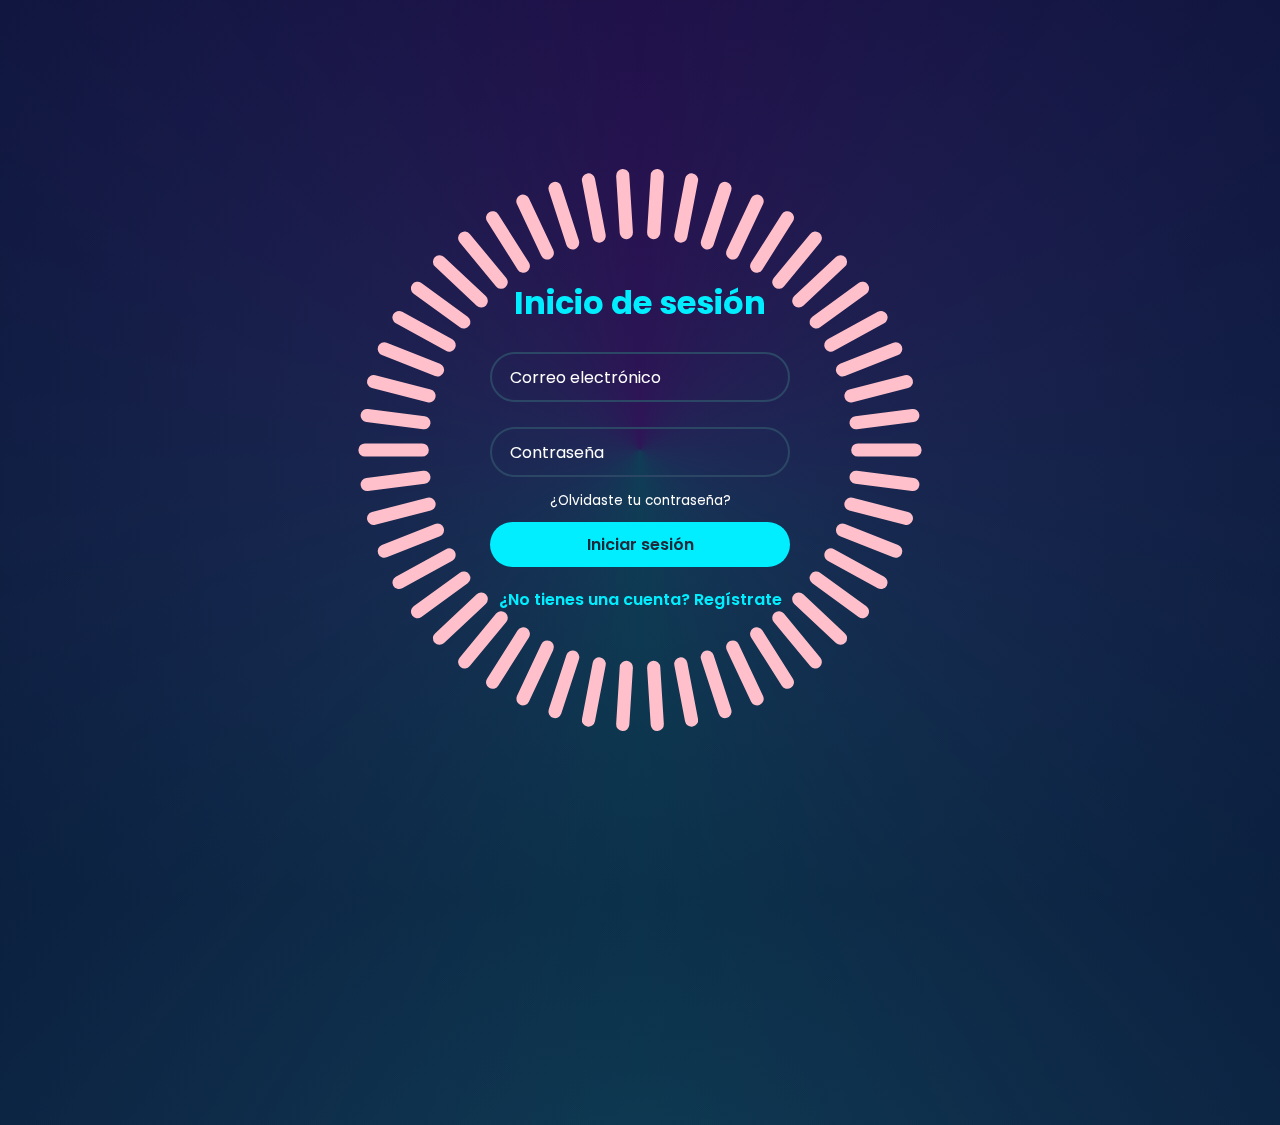
<file: index.html>
<!DOCTYPE html>
<html lang="en">
<!-- Indica que el documento es HTML5 y el idioma es inglés -->
<head>
    <!-- Inicio de la sección de cabecera del documento -->
    <meta charset="UTF-8">
    <!-- Define la codificación de caracteres como UTF-8, lo que ayuda a evitar problemas de compatibilidad y asegura la correcta visualización de caracteres especiales -->
    <meta http-equiv="X-UA-Compatible" content="IE=edge">
    <!-- Asegura que el navegador use la última versión del motor de renderizado -->
    <meta name="viewport" content="width=device-width, initial-scale=1.0">
    <!-- Establece el viewport para que el contenido se ajuste al ancho de la pantalla, mejorando la adaptabilidad en dispositivos móviles -->
    <title>Inicio de sesión</title>
    <!-- Define el título de la página, que aparece en la pestaña del navegador -->
    <link rel="stylesheet" href="estilos.css">
    <!-- Enlaza una hoja de estilo externa llamada 'estilos.css' para aplicar estilos a la página -->
</head>
<body>
    <!-- Inicio del cuerpo del documento -->
    <div class="container">
        <!-- Contenedor principal para el contenido de la página -->
        <div class="login-box">
            <!-- Caja para el formulario de inicio de sesión -->
            <h2>Inicio de sesión</h2>
            <!-- Título de la caja de inicio de sesión -->
            <form action="#">
                <!-- Inicio del formulario; el atributo 'action' es un marcador de posición -->
                <div class="input-box">
                    <!-- Caja para el primer campo de entrada del formulario -->
                    <input type="email" required>
                    <!-- Campo de entrada para el correo electrónico; el atributo 'required' hace que el campo sea obligatorio -->
                    <label>Correo electrónico</label>
                    <!-- Etiqueta para el campo de correo electrónico -->
                </div>
                <div class="input-box">
                    <!-- Caja para el segundo campo de entrada -->
                    <input type="password" required>
                    <!-- Campo de entrada para la contraseña; el atributo 'required' hace que el campo sea obligatorio -->
                    <label>Contraseña</label>
                    <!-- Etiqueta para el campo de contraseña -->
                </div>
                <div class="forgot-pass">
                    <!-- Sección para el enlace de recuperación de contraseña -->
                    <a href="#">¿Olvidaste tu contraseña?</a>
                    <!-- Enlace para recuperar la contraseña; el href="#" es un marcador de posición -->
                </div>
                <button type="submit" class="btn">Iniciar sesión</button>
                <!-- Botón para enviar el formulario; el atributo 'type="submit"' envía el formulario -->
                <div class="signup-link">
                    <!-- Sección para el enlace de registro -->
                    <a href="registro.html">¿No tienes una cuenta? Regístrate</a>
                    <!-- Enlace para la página de registro; redirige a 'registro.html' -->
                </div>
            </form>
        </div>

        <!-- Estos <span> se usan para crear un efecto visual de un círculo giratorio -->
        <!-- Cada <span> tiene una variable CSS personalizada --i que se usa en el CSS para animaciones -->
        <!-- El primer <span> con --i:0 es el más bajo en la animación -->
        <!-- Cada siguiente <span> incrementa el valor de --i para variar el efecto visual -->
        <!-- Estos valores de --i se utilizan en el CSS para aplicar diferentes tiempos o fases de la animación -->
        <!-- El efecto giratorio se logra mediante CSS que usa estos valores para posicionar y animar los <span> -->
        <span style="--i:0;"></span>
        <span style="--i:1;"></span>
        <span style="--i:2;"></span>
        <span style="--i:3;"></span>
        <span style="--i:4;"></span>
        <span style="--i:5;"></span>
        <span style="--i:6;"></span>
        <span style="--i:7;"></span>
        <span style="--i:8;"></span>
        <span style="--i:9;"></span>
        <span style="--i:10;"></span>
        <span style="--i:11;"></span>
        <span style="--i:12;"></span>
        <span style="--i:13;"></span>
        <span style="--i:14;"></span>
        <span style="--i:15;"></span>
        <span style="--i:16;"></span>
        <span style="--i:17;"></span>
        <span style="--i:18;"></span>
        <span style="--i:19;"></span>
        <span style="--i:20;"></span>
        <span style="--i:21;"></span>
        <span style="--i:22;"></span>
        <span style="--i:23;"></span>
        <span style="--i:24;"></span>
        <span style="--i:25;"></span>
        <span style="--i:26;"></span>
        <span style="--i:27;"></span>
        <span style="--i:28;"></span>
        <span style="--i:29;"></span>
        <span style="--i:30;"></span>
        <span style="--i:31;"></span>
        <span style="--i:32;"></span>
        <span style="--i:33;"></span>
        <span style="--i:34;"></span>
        <span style="--i:35;"></span>
        <span style="--i:36;"></span>
        <span style="--i:37;"></span>
        <span style="--i:38;"></span>
        <span style="--i:39;"></span>
        <span style="--i:40;"></span>
        <span style="--i:41;"></span>
        <span style="--i:42;"></span>
        <span style="--i:43;"></span>
        <span style="--i:44;"></span>
        <span style="--i:45;"></span>
        <span style="--i:46;"></span>
        <span style="--i:47;"></span>
        <span style="--i:48;"></span>
        <span style="--i:49;"></span>
        <!-- Estos <span> se usan para efectos visuales o animaciones -->
    </div>
</body>
</html>
</file>
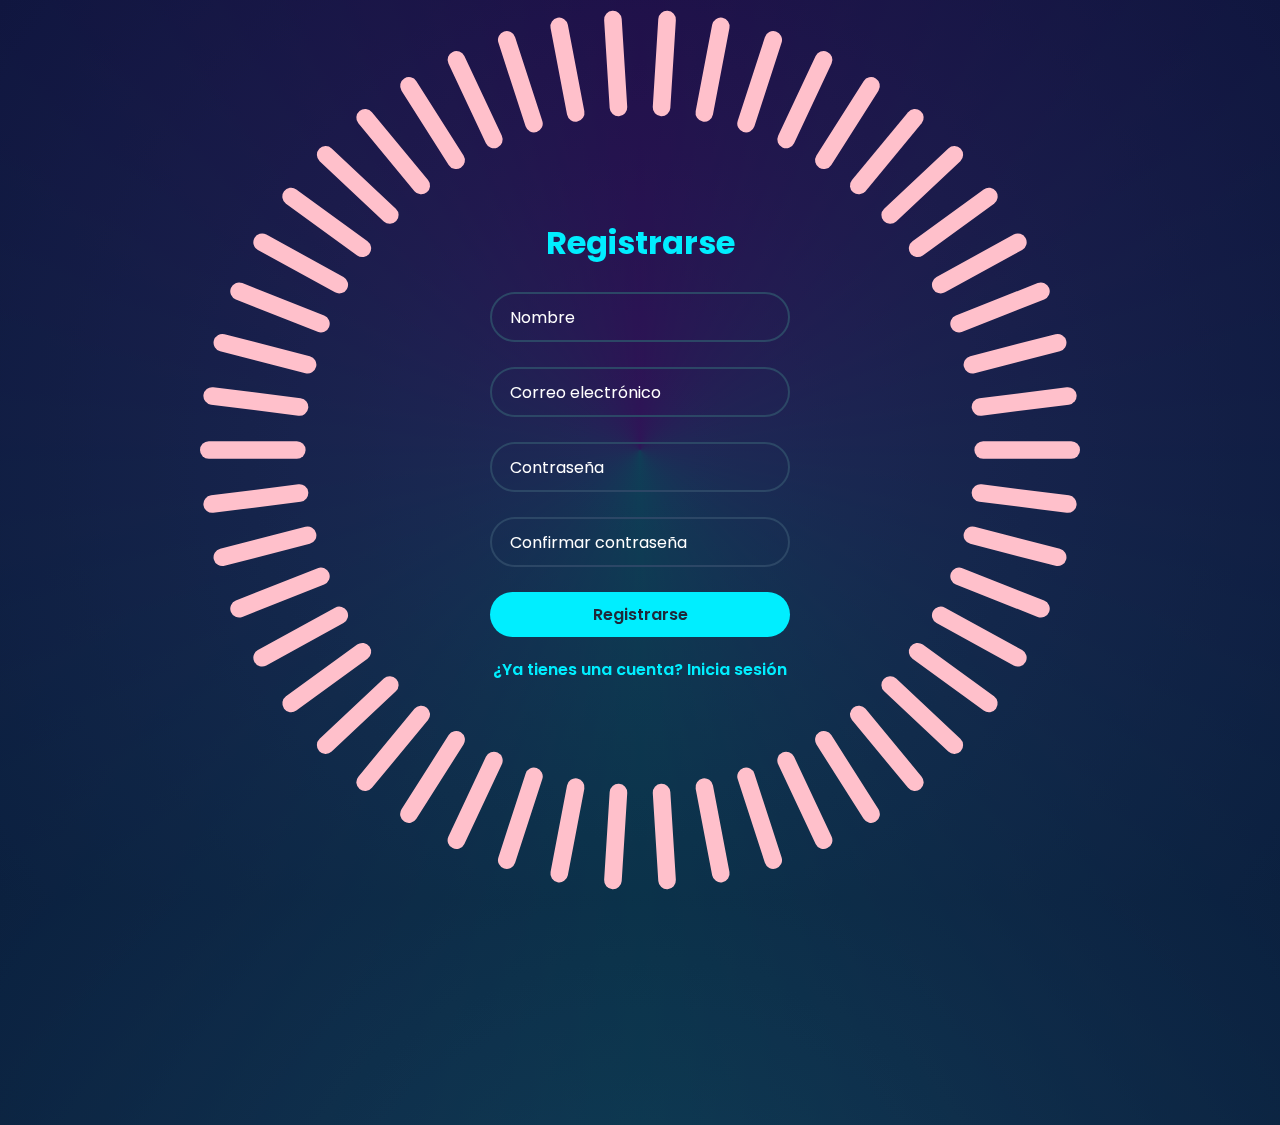
<file: registro.html>
<!DOCTYPE html>
<!-- Indica que el documento es HTML5 -->
<html lang="en">
<!-- Establece que el idioma del documento es inglés -->
<head>
    <!-- Inicio de la sección de cabecera del documento -->
    <meta charset="UTF-8">
    <!-- Define la codificación de caracteres como UTF-8, lo que ayuda a evitar problemas de compatibilidad y asegura la correcta visualización de caracteres especiales -->
    <meta http-equiv="X-UA-Compatible" content="IE=edge">
    <!-- Asegura que el navegador use la última versión del motor de renderizado, proporcionando una mejor compatibilidad y rendimiento -->
    <meta name="viewport" content="width=device-width, initial-scale=1.0">
    <!-- Establece el viewport para que el contenido se ajuste al ancho de la pantalla, mejorando la adaptabilidad en dispositivos móviles -->
    <title>Registro</title>
    <!-- Define el título de la página, que aparece en la pestaña del navegador -->
    <link rel="stylesheet" href="estilosregistro.css">
    <!-- Enlaza una hoja de estilo externa llamada 'estilosregistro.css' para aplicar estilos a la página -->
</head>
<body>
    <!-- Inicio del cuerpo del documento -->
    <div class="container">
        <!-- Contenedor principal para el contenido de la página -->
        <div class="signup-box">
            <!-- Caja para el formulario de registro -->
            <h2>Registrarse</h2>
            <!-- Título de la caja de registro -->
            <form action="#">
                <!-- Inicio del formulario; el atributo 'action' es un marcador de posición -->
                <div class="input-box">
                    <!-- Caja para el primer campo de entrada del formulario -->
                    <input type="text" required>
                    <!-- Campo de entrada para el nombre de usuario; el atributo 'required' hace que el campo sea obligatorio -->
                    <label>Nombre</label>
                    <!-- Etiqueta para el campo de nombre de usuario -->
                </div>
                <div class="input-box">
                    <!-- Caja para el segundo campo de entrada -->
                    <input type="email" required>
                    <!-- Campo de entrada para el correo electrónico; el atributo 'required' hace que el campo sea obligatorio -->
                    <label>Correo electrónico</label>
                    <!-- Etiqueta para el campo de correo electrónico -->
                </div>
                <div class="input-box">
                    <!-- Caja para el tercer campo de entrada -->
                    <input type="password" required>
                    <!-- Campo de entrada para la contraseña; el atributo 'required' hace que el campo sea obligatorio -->
                    <label>Contraseña</label>
                    <!-- Etiqueta para el campo de contraseña -->
                </div>
                <div class="input-box">
                    <!-- Caja para el cuarto campo de entrada -->
                    <input type="password" required>
                    <!-- Campo de entrada para confirmar la contraseña; el atributo 'required' hace que el campo sea obligatorio -->
                    <label>Confirmar contraseña</label>
                    <!-- Etiqueta para el campo de confirmación de contraseña -->
                </div>
                <button type="submit" class="btn">Registrarse</button>
                <!-- Botón para enviar el formulario; el atributo 'type="submit"' envía el formulario -->
                <div class="login-link">
                    <!-- Sección para el enlace de inicio de sesión -->
                    <a href="index.html">¿Ya tienes una cuenta? Inicia sesión</a>
                    <!-- Enlace para la página de inicio de sesión; redirige a 'logindos.html' -->
                </div>
            </form>
        </div>

        <!-- Estos <span> se usan para crear un efecto visual de un círculo giratorio -->
        <!-- Cada <span> tiene una variable CSS personalizada --i que se usa en el CSS para animaciones -->
        <!-- El primer <span> con --i:0 es el más bajo en la animación -->
        <!-- Cada siguiente <span> incrementa el valor de --i para variar el efecto visual -->
        <!-- Estos valores de --i se utilizan en el CSS para aplicar diferentes tiempos o fases de la animación -->
        <!-- El efecto giratorio se logra mediante CSS que usa estos valores para posicionar y animar los <span> -->
        <span style="--i:0;"></span>
        <span style="--i:1;"></span>
        <span style="--i:2;"></span>
        <span style="--i:3;"></span>
        <span style="--i:4;"></span>
        <span style="--i:5;"></span>
        <span style="--i:6;"></span>
        <span style="--i:7;"></span>
        <span style="--i:8;"></span>
        <span style="--i:9;"></span>
        <span style="--i:10;"></span>
        <span style="--i:11;"></span>
        <span style="--i:12;"></span>
        <span style="--i:13;"></span>
        <span style="--i:14;"></span>
        <span style="--i:15;"></span>
        <span style="--i:16;"></span>
        <span style="--i:17;"></span>
        <span style="--i:18;"></span>
        <span style="--i:19;"></span>
        <span style="--i:20;"></span>
        <span style="--i:21;"></span>
        <span style="--i:22;"></span>
        <span style="--i:23;"></span>
        <span style="--i:24;"></span>
        <span style="--i:25;"></span>
        <span style="--i:26;"></span>
        <span style="--i:27;"></span>
        <span style="--i:28;"></span>
        <span style="--i:29;"></span>
        <span style="--i:30;"></span>
        <span style="--i:31;"></span>
        <span style="--i:32;"></span>
        <span style="--i:33;"></span>
        <span style="--i:34;"></span>
        <span style="--i:35;"></span>
        <span style="--i:36;"></span>
        <span style="--i:37;"></span>
        <span style="--i:38;"></span>
        <span style="--i:39;"></span>
        <span style="--i:40;"></span>
        <span style="--i:41;"></span>
        <span style="--i:42;"></span>
        <span style="--i:43;"></span>
        <span style="--i:44;"></span>
        <span style="--i:45;"></span>
        <span style="--i:46;"></span>
        <span style="--i:47;"></span>
        <span style="--i:48;"></span>
        <span style="--i:49;"></span>
        <!-- Estos <span> se usan para efectos visuales o animaciones -->
    </div>
</body>
</html>
</file>
<file: estilos.css>
@import url('https://fonts.googleapis.com/css2?family=Poppins:wght@300;400;500;600;700;800;900&display=swap');
/* Importa la fuente 'Poppins' desde la pagina de Google Fonts para usar en la página */

* {
    margin: 0; /* Elimina el margen exterior de todos los elementos */
    padding: 0; /* Elimina el relleno interior de todos los elementos */
    box-sizing: border-box; /* Incluye borde y relleno en el tamaño total del elemento */
    font-family: 'Poppins', sans-serif; /* Usa la fuente 'Poppins' para todo el texto */
}

body {
    display: flex; /* Usa el modelo flexbox para alinear todo el contenido */
    justify-content: center; /* Centra el contenido horizontalmente */
    align-items: center; /* Centra el contenido verticalmente */
    min-height: 100vh; /* Asegura que el cuerpo tenga mas o menos la altura completa de la ventana */
    background: radial-gradient(circle at center, #1f293a, #0d1b2a); /* Aplica un degradado radial oscuro como fondo */
    position: relative; /* Pone al cuerpo como referencia para colocar otros elementos */
    overflow: hidden; /* Oculta cualquier parte del contenido que sobresale del cuerpo  */
}

body::after {
    content: ''; /* Crea un elemento invisible, o sea el circulo para agregarle estilos */
    position: absolute; /* Coloca el circulo en una posición específica, sin afectar otros elementos */
    width: 150%; /* Hace que el circulo sea 50% más grande que su contenedor */
    height: 150%; /* Aumenta la altura del circulo */
    background: conic-gradient(from 0deg, rgba(255, 0, 255, 0.5), rgba(0, 255, 255, 0.5), rgba(255, 0, 255, 0.5)); /* Crea un degradado cónico con colores brillantes y semi-transparentes */
    animation: spinNeon 6s linear infinite; /* Aplica una animación llamada spinNeon que gira el degradado durante 6 segundos y se repite infinitamente */
    mix-blend-mode: overlay; /* Cambia cómo se mezcla el circulo con el fondo para un efecto visual más dinámico */
}

@keyframes spinNeon {
    0% {
        transform: rotate(0deg); /* Al inicio de la animación, no hay rotación */
    }
    100% {
        transform: rotate(360deg); /* Al final de la animación, el elemento invisible o sea el circulo ha girado 360 grados */
    }
}

.container {
    position: relative; /* Permite posicionar elementos hijos de manera absoluta dentro del contenedor */
    width: 256px; /* Define el ancho del contenedor */
    height: 256px; /* Define la altura del contenedor */
    display: flex; /* Usa flexbox para alinear los elementos dentro del contenedor */
    justify-content: center; /* Centra los elementos horizontalmente */
    align-items: center; /* Centra los elementos verticalmente */
    z-index: 1; /* Asegura que el contenedor esté por encima de otros elementos con un índice z menor */
}

.container span {
    position: absolute; /* Posiciona el span de manera absoluta dentro del contenedor */
    left: 0; /* Alinea el span al borde izquierdo del contenedor */
    width: 32px; /* Define el ancho del span */
    height: 6px; /* Define la altura del span */
    background: pink; /* Establece el color de fondo inicial rosa */
    border-radius: 8px; /* Redondea las esquinas del span */
    transform-origin: 128px; /* Define el punto de origen para la rotación del span */
    transform: scale(2.2) rotate(calc(var(--i) * (360deg / 50))); /* Escala el span y lo rota en función de una variable --i */
    animation: animateColors 3s linear infinite; /* Aplica una animación llamada animateColors que dura 3 segundos y se repite infinitamente */
    animation-delay: calc(var(--i) * (3s / 50)); /* Retrasa el inicio de la animación en función de la variable --i */
}

@keyframes animateColors {
    0% {
        background: pink; /* Al inicio de la animación, el color de fondo es rosa */
    }
    20% {
        background: blue; /* A los 20%, el color cambia a azul */
    }
    40% {
        background: purple; /* A los 40%, el color cambia a morado */
    }
    60% {
        background: yellow; /* A los 60%, el color cambia a amarillo */
    }
    80% {
        background: aqua; /* A los 80%, el color cambia a aqua */
    }
    100% {
        background: pink; /* Al final de la animación, el color vuelve a rosa */
    }
}

.login-box {
    position: absolute; /* Posiciona el contenedor de inicio de sesión de manera absoluta dentro del elemento padre */
    width: 400px; /* Define el ancho del contenedor de inicio de sesión */
}

.login-box form {
    width: 100%; /* Hace que el formulario ocupe todo el ancho del contenedor de inicio de sesión */
    padding: 0 50px; /* Agrega 50 píxeles de relleno a los lados del formulario */
}

h2 {
    font-size: 2em; /* Define el tamaño de la fuente en 2 veces el tamaño base */
    color: #0ef; /* Establece el color del texto en azul brillante */
    text-align: center; /* Centra el texto dentro del contenedor */
}

.input-box {
    position: relative; /* Permite posicionar elementos hijos de manera absoluta dentro del contenedor de entrada */
    margin: 25px 0; /* Agrega un margen de 25 píxeles arriba y abajo */
}

.input-box input {
    width: 100%; /* Hace que el campo de entrada ocupe todo el ancho del contenedor */
    height: 50px; /* Define la altura del campo de entrada */
    background: transparent; /* Establece un fondo transparente para el campo de entrada */
    border: 2px solid #2c4766; /* Aplica un borde sólido de 2 píxeles de color gris oscuro */
    outline: none; /* Elimina el contorno que aparece cuando el campo está enfocado */
    border-radius: 40px; /* Redondea las esquinas del campo de entrada */
    font-size: 1em; /* Define el tamaño de la fuente */
    color: #fff; /* Establece el color del texto en blanco */
    padding: 0 20px; /* Agrega 20 píxeles de relleno a los lados del campo de entrada */
    transition: .5s ease; /* Aplica una transición suave de medio segundo para los cambios en los estilos */
}

.input-box input:focus,
.input-box input:valid {
    border-color: #0ef; /* Cambia el color del borde a azul brillante cuando el campo está enfocado o es válido */
}

.input-box label {
    position: absolute; /* Posiciona la etiqueta de manera absoluta dentro del contenedor de entrada */
    top: 50%; /* Coloca la etiqueta en la mitad vertical del contenedor */
    left: 20px; /* Coloca la etiqueta 20 píxeles desde el borde izquierdo del contenedor */
    transform: translateY(-50%); /* Ajusta la posición vertical de la etiqueta para centrarla en relación con su altura */
    font-size: 1em; /* Define el tamaño de la fuente de la etiqueta */
    color: #fff; /* Establece el color del texto en blanco */
    pointer-events: none; /* Evita que la etiqueta interfiera con los eventos del ratón */
    transition: .5s ease; /* Aplica una transición suave de medio segundo para los cambios en los estilos */
}

.input-box input:focus~label,
.input-box input:valid~label {
    top: 1px; /* Mueve la etiqueta hacia arriba a 1 píxel desde la parte superior del contenedor */
    font-size: .8em; /* Reduce el tamaño de la fuente de la etiqueta a 0.8 veces el tamaño base */
    background: #1f293a; /* Cambia el fondo de la etiqueta a un color oscuro */
    padding: 0 6px; /* Agrega 6 píxeles de relleno a los lados de la etiqueta */
    color: #0ef; /* Cambia el color del texto de la etiqueta a azul brillante */
}

.forgot-pass {
    margin: -15px 0 10px; /* Agrega un margen negativo arriba y 10 píxeles abajo */
    text-align: center; /* Centra el texto dentro del contenedor */
}

.forgot-pass a {
    font-size: .85em; /* Define el tamaño de la fuente en 0.85 veces el tamaño base */
    color: #fff; /* Establece el color del texto en blanco */
    text-decoration: none; /* Elimina el subrayado del enlace */
}

.forgot-pass a:hover {
    text-decoration: underline; /* Aplica un subrayado al enlace cuando el ratón está sobre él */
}

.btn {
    width: 100%; /* Hace que el botón ocupe todo el ancho del contenedor */
    height: 45px; /* Define la altura del botón */
    background: #0ef; /* Establece el color de fondo del botón en azul brillante */
    border: none; /* Elimina el borde del botón */
    outline: none; /* Elimina el contorno que aparece cuando el botón está enfocado */
    border-radius: 40px; /* Redondea las esquinas del botón */
    cursor: pointer; /* Cambia el cursor a una mano cuando se pasa sobre el botón */
    font-size: 1em; /* Define el tamaño de la fuente del botón */
    color: #1f293a; /* Establece el color del texto del botón en un tono oscuro */
    font-weight: 600; /* Hace el texto del botón un poco más grueso */
}

.signup-link {
    margin: 20px 0 10px; /* Agrega 20 píxeles de margen arriba y 10 píxeles abajo */
    text-align: center; /* Centra el texto dentro del contenedor */
}

.signup-link a {
    font-size: 1em; /* Define el tamaño de la fuente en el tamaño base */
    color: #0ef; /* Establece el color del texto en azul brillante */
    text-decoration: none; /* Elimina el subrayado del enlace */
    font-weight: 600; /* Hace el texto del enlace un poco más grueso */
}

.signup-link a:hover {
    text-decoration: underline; /* Aplica un subrayado al enlace cuando el ratón está sobre él */
}
</file>
<file: estilosregistro.css>
@import url('https://fonts.googleapis.com/css2?family=Poppins:wght@300;400;500;600;700;800;900&display=swap');
/* Importa la fuente 'Poppins' desde Google Fonts para usarla en el sitio web */

* {
    margin: 0; /* Elimina el espacio en blanco alrededor de todos los elementos */
    padding: 0; /* Elimina el espacio en blanco dentro de todos los elementos */
    box-sizing: border-box; /* Hace que el ancho y alto de los elementos incluyan el padding y borde */
    font-family: 'Poppins', sans-serif; /* Usa la fuente 'Poppins' para todo el texto */
}

body {
    display: flex; /* Usa el diseño flexible para alinear los elementos */
    justify-content: center; /* Centra los elementos horizontalmente */
    align-items: center; /* Centra los elementos verticalmente */
    min-height: 100vh; /* Asegura que el cuerpo ocupe al menos toda la altura de la ventana del navegador */
    background: radial-gradient(circle at center, #1f293a, #0d1b2a); /* Crea un fondo con un gradiente radial de colores oscuros */
    position: relative; /* Posiciona el cuerpo de forma relativa para que los elementos dentro puedan ser posicionados absolutamente */
    overflow: hidden; /* Oculta cualquier contenido que se desborde del área del cuerpo */
}

body::after {
    content: ''; /* Crea un pseudo-elemento vacío para aplicar estilos */
    position: absolute; /* Posiciona el pseudo-elemento de manera absoluta respecto al cuerpo */
    width: 150%; /* Aumenta el tamaño del pseudo-elemento para que cubra más área */
    height: 150%; /* Aumenta la altura del pseudo-elemento para cubrir más área */
    background: conic-gradient(from 0deg, rgba(255, 0, 255, 0.5), rgba(0, 255, 255, 0.5), rgba(255, 0, 255, 0.5)); /* Crea un fondo con un gradiente cónico de colores brillantes */
    animation: spinNeon 6s linear infinite; /* Aplica una animación que hace girar el gradiente */
    mix-blend-mode: overlay; /* Mezcla los colores del pseudo-elemento con el fondo del cuerpo */
}

@keyframes spinNeon {
    0% {
        transform: rotate(0deg); /* Empieza la rotación desde 0 grados */
    }
    100% {
        transform: rotate(360deg); /* Gira el elemento 360 grados (una vuelta completa) */
    }
}

.container {
    position: relative; /* Posiciona el contenedor de forma relativa para que los elementos dentro puedan ser posicionados absolutamente */
    width: 400px; /* Define el ancho del contenedor */
    height: 400px; /* Define la altura del contenedor */
    display: flex; /* Usa el diseño flexible para alinear los elementos dentro del contenedor */
    justify-content: center; /* Centra los elementos horizontalmente */
    align-items: center; /* Centra los elementos verticalmente */
    z-index: 1; /* Asegura que el contenedor esté encima de otros elementos con un z-index menor */
}

.container span {
    position: absolute; /* Posiciona cada <span> de forma absoluta dentro del contenedor */
    left: 0; /* Alinea cada <span> a la izquierda del contenedor */
    width: 48px; /* Define el ancho de cada <span> */
    height: 8px; /* Define la altura de cada <span> */
    background: pink; /* Color de fondo inicial de cada <span> */
    border-radius: 8px; /* Redondea las esquinas de cada <span> */
    transform-origin: 200px; /* Define el punto alrededor del cual se realiza la rotación */
    transform: scale(2.2) rotate(calc(var(--i) * (360deg / 50))); /* Escala y rota cada <span> según su valor --i */
    animation: animateColors 3s linear infinite; /* Aplica una animación de cambio de colores */
    animation-delay: calc(var(--i) * (3s / 50)); /* Retrasa el inicio de la animación para cada <span> */
}

@keyframes animateColors {
    0% {
        background: pink; /* Empieza con color rosa */
    }
    20% {
        background: blue; /* Cambia a azul después del 20% del tiempo de la animación */
    }
    40% {
        background: purple; /* Cambia a púrpura después del 40% del tiempo de la animación */
    }
    60% {
        background: yellow; /* Cambia a amarillo después del 60% del tiempo de la animación */
    }
    80% {
        background: aqua; /* Cambia a aqua después del 80% del tiempo de la animación */
    }
    100% {
        background: pink; /* Regresa al color rosa después del 100% del tiempo de la animación */
    }
}

.signup-box {
    position: absolute; /* Posiciona la caja de registro de forma absoluta dentro del contenedor */
    width: 400px; /* Define el ancho de la caja de registro */
}

.signup-box form {
    width: 100%; /* Hace que el formulario ocupe todo el ancho de la caja de registro */
    padding: 0 50px; /* Agrega espacio a los lados del formulario */
}

h2 {
    font-size: 2em; /* Define el tamaño del texto del título */
    color: #0ef; /* Establece el color del texto a azul brillante */
    text-align: center; /* Centra el texto horizontalmente */
}

.input-box {
    position: relative; /* Posiciona el contenedor de los campos de entrada de forma relativa */
    margin: 25px 0; /* Agrega un espacio arriba y abajo de cada campo de entrada */
}

.input-box input {
    width: 100%; /* Hace que el campo de entrada ocupe todo el ancho del contenedor */
    height: 50px; /* Define la altura del campo de entrada */
    background: transparent; /* Hace que el fondo del campo de entrada sea transparente */
    border: 2px solid #2c4766; /* Agrega un borde sólido de 2px de color azul oscuro */
    outline: none; /* Elimina el contorno predeterminado del campo de entrada */
    border-radius: 40px; /* Redondea las esquinas del campo de entrada */
    font-size: 1em; /* Define el tamaño del texto dentro del campo de entrada */
    color: #fff; /* Establece el color del texto a blanco */
    padding: 0 20px; /* Agrega espacio a los lados del texto dentro del campo de entrada */
    transition: .5s ease; /* Agrega una transición suave al cambiar el estilo del campo de entrada */
}

.input-box input:focus,
.input-box input:valid {
    border-color: #0ef; /* Cambia el color del borde a azul brillante cuando el campo está enfocado o es válido */
}

.input-box label {
    position: absolute; /* Posiciona la etiqueta de forma absoluta dentro del contenedor de entrada */
    top: 50%; /* Posiciona la etiqueta en el medio vertical del campo de entrada */
    left: 20px; /* Posiciona la etiqueta a 20px desde la izquierda del campo de entrada */
    transform: translateY(-50%); /* Ajusta la posición vertical de la etiqueta para centrarla en el medio del campo de entrada */
    font-size: 1em; /* Define el tamaño del texto de la etiqueta */
    color: #fff; /* Establece el color del texto de la etiqueta a blanco */
    pointer-events: none; /* Evita que la etiqueta interfiera con la interacción del usuario con el campo de entrada */
    transition: .5s ease; /* Agrega una transición suave al cambiar el estilo de la etiqueta */
}

.input-box input:focus~label,
.input-box input:valid~label {
    top: 1px; /* Mueve la etiqueta hacia arriba cuando el campo está enfocado o es válido */
    font-size: .8em; /* Reduce el tamaño del texto de la etiqueta */
    background: #1f293a; /* Establece el fondo de la etiqueta a un color oscuro */
    padding: 0 6px; /* Agrega espacio a los lados del texto de la etiqueta */
    color: #0ef; /* Cambia el color del texto de la etiqueta a azul brillante */
}

.login-link {
    margin: 20px 0 0; /* Agrega espacio arriba y abajo del enlace de inicio de sesión */
    text-align: center; /* Centra el texto del enlace horizontalmente */
}

.login-link a {
    font-size: 1em; /* Define el tamaño del texto del enlace */
    color: #0ef; /* Establece el color del texto del enlace a azul brillante */
    text-decoration: none; /* Elimina el subrayado del enlace */
    font-weight: 600; /* Hace el texto del enlace más grueso */
}

.login-link a:hover {
    text-decoration: underline; /* Agrega un subrayado al enlace cuando el usuario pasa el ratón sobre él */
}

.btn {
    width: 100%; /* Hace que el botón ocupe todo el ancho del contenedor */
    height: 45px; /* Define la altura del botón */
    background: #0ef; /* Establece el color de fondo del botón a azul brillante */
    border: none; /* Elimina el borde predeterminado del botón */
    outline: none; /* Elimina el contorno predeterminado del botón */
    border-radius: 40px; /* Redondea las esquinas del botón */
    cursor: pointer; /* Cambia el cursor a una mano cuando pasa sobre el botón */
    font-size: 1em; /* Define el tamaño del texto del botón */
    color: #1f293a; /* Establece el color del texto del botón a un color oscuro */
    font-weight: 600; /* Hace el texto del botón más grueso */
}
</file>
